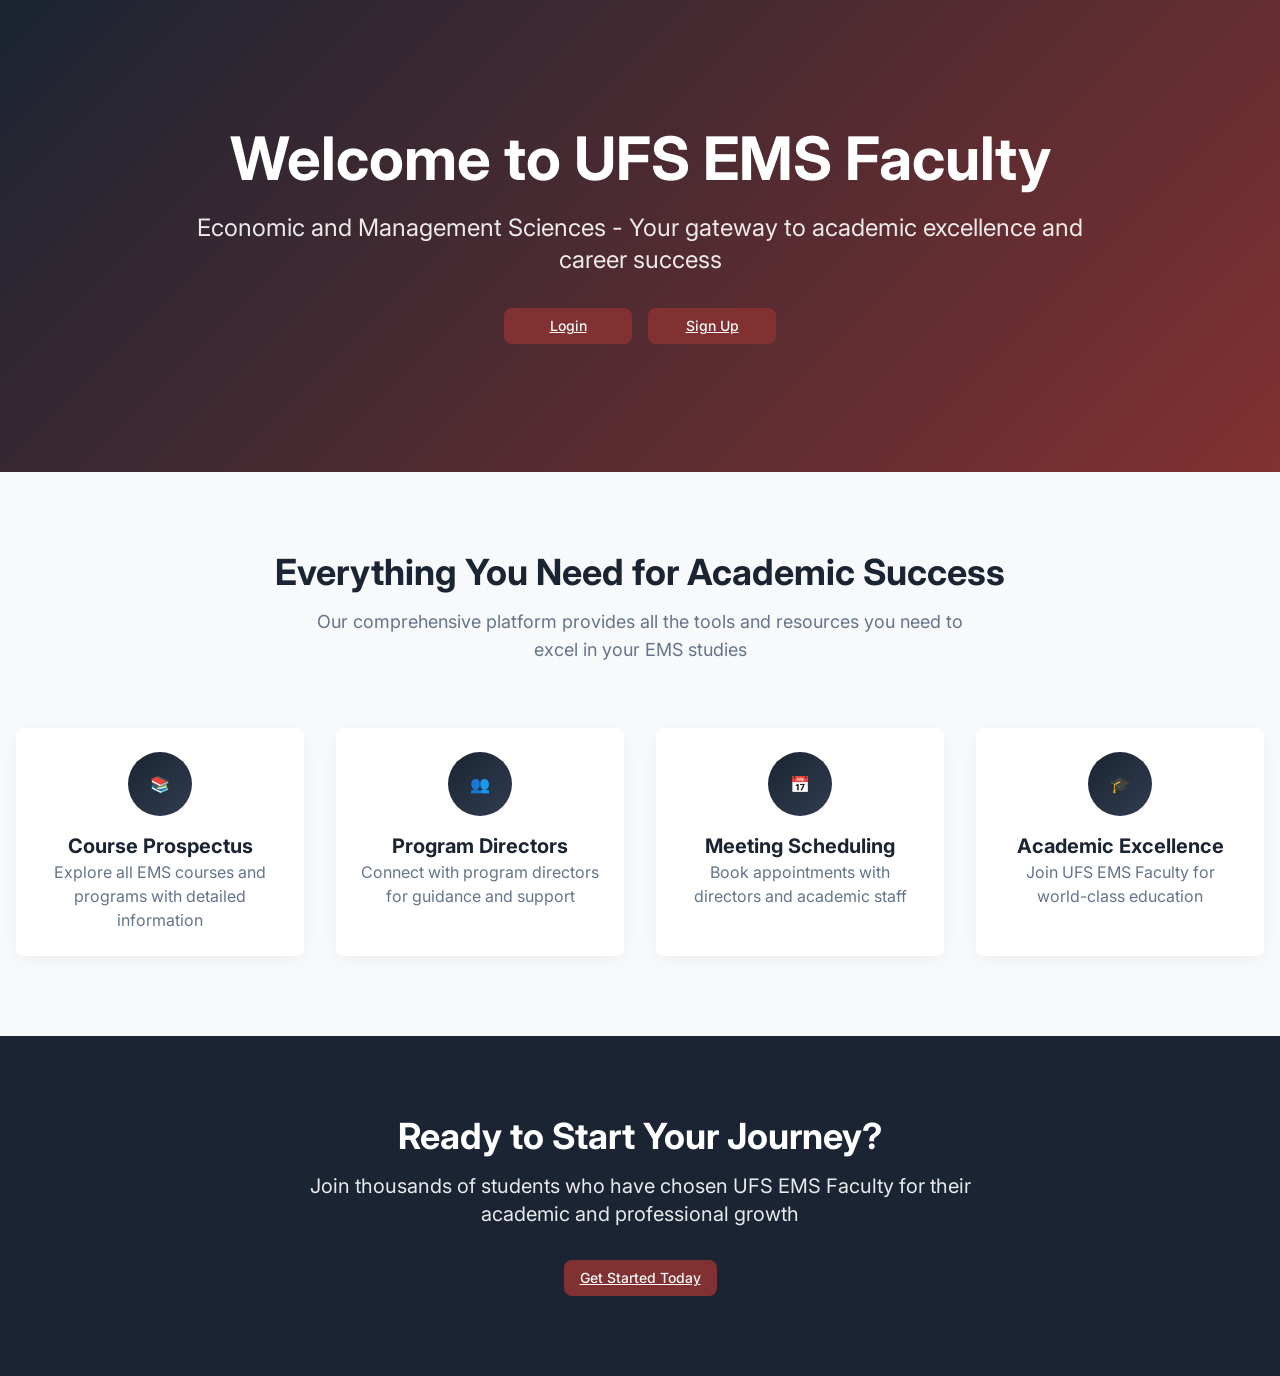
<file: ufs-ems-single.html>
<!DOCTYPE html>
<html lang="en" class="light">
<head>
    <meta charset="UTF-8">
    <meta name="viewport" content="width=device-width, initial-scale=1.0">
    <title>UFS EMS Faculty Portal - University of the Free State</title>
    <meta name="description" content="Official EMS Faculty portal for the University of the Free State. Access course information, connect with program directors, and manage your academic journey." />
    <meta name="author" content="University of the Free State" />
    <link rel="icon" type="image/png" href="https://www.ufs.ac.za/images/favicon.ico" />
    <link href="https://fonts.googleapis.com/css2?family=Inter:wght@300;400;500;600;700&display=swap" rel="stylesheet">
    <style>
        :root {
            --background: 0 0% 100%;
            --foreground: 222.2 84% 4.9%;
            --card: 0 0% 100%;
            --card-foreground: 222.2 84% 4.9%;
            --popover: 0 0% 100%;
            --popover-foreground: 222.2 84% 4.9%;
            --primary: 215 30% 15%;
            --primary-foreground: 0 0% 98%;
            --secondary: 0 45% 35%;
            --secondary-foreground: 0 0% 98%;
            --muted: 210 40% 96.1%;
            --muted-foreground: 215.4 16.3% 46.9%;
            --accent: 215 25% 92%;
            --accent-foreground: 215 30% 15%;
            --destructive: 0 84.2% 60.2%;
            --destructive-foreground: 210 40% 98%;
            --border: 214.3 31.8% 91.4%;
            --input: 214.3 31.8% 91.4%;
            --ring: 215 30% 15%;
            --radius: 0.5rem;
            --gradient-primary: linear-gradient(135deg, hsl(215, 30%, 15%), hsl(215, 25%, 25%));
            --gradient-secondary: linear-gradient(135deg, hsl(0, 45%, 35%), hsl(0, 40%, 45%));
            --gradient-hero: linear-gradient(135deg, hsl(215, 30%, 15%) 0%, hsl(0, 45%, 35%) 100%);
            --shadow-elegant: 0 10px 30px -10px rgba(0, 0, 0, 0.1);
            --shadow-card: 0 4px 20px -4px rgba(0, 0, 0, 0.08);
            --transition-smooth: all 0.3s cubic-bezier(0.4, 0, 0.2, 1);
        }

        .dark {
            --background: 222.2 84% 4.9%;
            --foreground: 210 40% 98%;
            --card: 222.2 84% 4.9%;
            --card-foreground: 210 40% 98%;
            --popover: 222.2 84% 4.9%;
            --popover-foreground: 210 40% 98%;
            --primary: 210 40% 98%;
            --primary-foreground: 222.2 47.4% 11.2%;
            --secondary: 217.2 32.6% 17.5%;
            --secondary-foreground: 210 40% 98%;
            --muted: 217.2 32.6% 17.5%;
            --muted-foreground: 215 20.2% 65.1%;
            --accent: 217.2 32.6% 17.5%;
            --accent-foreground: 210 40% 98%;
            --destructive: 0 62.8% 30.6%;
            --destructive-foreground: 210 40% 98%;
            --border: 217.2 32.6% 17.5%;
            --input: 217.2 32.6% 17.5%;
            --ring: 212.7 26.8% 83.9%;
        }

        * {
            margin: 0;
            padding: 0;
            box-sizing: border-box;
            border-color: hsl(var(--border));
        }

        body {
            font-family: 'Inter', system-ui, -apple-system, BlinkMacSystemFont, 'Segoe UI', Roboto, 'Helvetica Neue', Arial, sans-serif;
            line-height: 1.5;
            color: hsl(var(--foreground));
            background-color: hsl(var(--background));
            transition: var(--transition-smooth);
        }

        .min-h-screen {
            min-height: 100vh;
        }

        /* Hero Section */
        .bg-gradient-hero {
            background: var(--gradient-hero);
            position: relative;
        }

        .bg-black\/20 {
            background-color: rgba(0, 0, 0, 0.2);
        }

        .container {
            width: 100%;
            margin: 0 auto;
            padding: 0 1rem;
        }

        .text-center {
            text-align: center;
        }

        .max-w-4xl {
            max-width: 56rem;
        }

        .mx-auto {
            margin-left: auto;
            margin-right: auto;
        }

        .py-20 {
            padding-top: 5rem;
            padding-bottom: 5rem;
        }

        .lg\:py-32 {
            padding-top: 8rem;
            padding-bottom: 8rem;
        }

        /* Text Styles */
        .text-4xl {
            font-size: 2.25rem;
            line-height: 2.5rem;
        }

        .md\:text-6xl {
            font-size: 3.75rem;
            line-height: 1;
        }

        .text-xl {
            font-size: 1.25rem;
            line-height: 1.75rem;
        }

        .md\:text-2xl {
            font-size: 1.5rem;
            line-height: 2rem;
        }

        .text-white\/90 {
            color: rgba(255, 255, 255, 0.9);
        }

        .font-bold {
            font-weight: 700;
        }

        .mb-6 {
            margin-bottom: 1.5rem;
        }

        .mb-8 {
            margin-bottom: 2rem;
        }

        /* Buttons */
        .flex {
            display: flex;
        }

        .flex-col {
            flex-direction: column;
        }

        .sm\:flex-row {
            flex-direction: row;
        }

        .gap-4 {
            gap: 1rem;
        }

        .justify-center {
            justify-content: center;
        }

        .min-w-32 {
            min-width: 8rem;
        }

        button, .btn {
            display: inline-flex;
            align-items: center;
            justify-content: center;
            border-radius: 0.5rem;
            font-weight: 500;
            transition: var(--transition-smooth);
            cursor: pointer;
            padding: 0.5rem 1rem;
            font-size: 0.875rem;
            line-height: 1.25rem;
        }

        .bg-secondary {
            background-color: hsl(var(--secondary));
            color: hsl(var(--secondary-foreground));
        }

        .bg-secondary:hover {
            background-color: hsl(var(--secondary) / 0.9);
        }

        /* Features Section */
        .bg-accent\/30 {
            background-color: hsl(var(--accent) / 0.3);
        }

        .px-4 {
            padding-left: 1rem;
            padding-right: 1rem;
        }

        .mb-16 {
            margin-bottom: 4rem;
        }

        .text-3xl {
            font-size: 1.875rem;
            line-height: 2.25rem;
        }

        .md\:text-4xl {
            font-size: 2.25rem;
            line-height: 2.5rem;
        }

        .text-primary {
            color: hsl(var(--primary));
        }

        .mb-4 {
            margin-bottom: 1rem;
        }

        .text-muted-foreground {
            color: hsl(var(--muted-foreground));
        }

        .text-lg {
            font-size: 1.125rem;
            line-height: 1.75rem;
        }

        .max-w-2xl {
            max-width: 42rem;
        }

        .grid {
            display: grid;
        }

        .md\:grid-cols-2 {
            grid-template-columns: repeat(2, minmax(0, 1fr));
        }

        .lg\:grid-cols-4 {
            grid-template-columns: repeat(4, minmax(0, 1fr));
        }

        .gap-8 {
            gap: 2rem;
        }

        .card {
            background-color: hsl(var(--card));
            color: hsl(var(--card-foreground));
            border-radius: var(--radius);
            box-shadow: var(--shadow-card);
            transition: var(--transition-smooth);
            overflow: hidden;
        }

        .hover\:shadow-card-custom:hover {
            box-shadow: var(--shadow-elegant);
            transform: translateY(-0.25rem);
        }

        .transition-all {
            transition-property: all;
            transition-timing-function: cubic-bezier(0.4, 0, 0.2, 1);
            transition-duration: 150ms;
        }

        .duration-300 {
            transition-duration: 300ms;
        }

        .hover\:-translate-y-1:hover {
            transform: translateY(-0.25rem);
        }

        .p-6 {
            padding: 1.5rem;
        }

        .w-16 {
            width: 4rem;
        }

        .h-16 {
            height: 4rem;
        }

        .bg-gradient-primary {
            background: var(--gradient-primary);
        }

        .rounded-full {
            border-radius: 9999px;
        }

        .items-center {
            align-items: center;
        }

        .justify-center {
            justify-content: center;
        }

        .text-white {
            color: white;
        }

        .w-8 {
            width: 2rem;
        }

        .h-8 {
            height: 2rem;
        }

        /* Responsive */
        @media (min-width: 768px) {
            .md\:py-32 {
                padding-top: 8rem;
                padding-bottom: 8rem;
            }
        }

        @media (max-width: 768px) {
            .text-4xl {
                font-size: 1.875rem;
                line-height: 2.25rem;
            }
            
            .md\:text-6xl {
                font-size: 3rem;
                line-height: 1;
            }
            
            .lg\:grid-cols-4 {
                grid-template-columns: repeat(1, minmax(0, 1fr));
            }
        }
    </style>
</head>
<body>
    <div class="min-h-screen bg-background">
        <!-- Hero Section -->
        <section class="relative bg-gradient-hero text-white py-20 lg:py-32">
            <div class="absolute inset-0 bg-black/20"></div>
            <div class="relative container mx-auto px-4 text-center">
                <div class="max-w-4xl mx-auto">
                    <h1 class="text-4xl md:text-6xl font-bold mb-6">
                        Welcome to UFS EMS Faculty
                    </h1>
                    <p class="text-xl md:text-2xl mb-8 text-white/90">
                        Economic and Management Sciences - Your gateway to academic excellence and career success
                    </p>
                    <div class="flex flex-col sm:flex-row gap-4 justify-center">
                        <a href="#/login" class="btn bg-secondary min-w-32">
                            Login
                        </a>
                        <a href="#/signup" class="btn bg-secondary min-w-32">
                            Sign Up
                        </a>
                    </div>
                </div>
            </div>
        </section>

        <!-- Features Section -->
        <section class="py-20 bg-accent/30">
            <div class="container mx-auto px-4">
                <div class="text-center mb-16">
                    <h2 class="text-3xl md:text-4xl font-bold text-primary mb-4">
                        Everything You Need for Academic Success
                    </h2>
                    <p class="text-lg text-muted-foreground max-w-2xl mx-auto">
                        Our comprehensive platform provides all the tools and resources you need to excel in your EMS studies
                    </p>
                </div>
                
                <div class="grid md:grid-cols-2 lg:grid-cols-4 gap-8">
                    <!-- Feature 1 -->
                    <div class="card text-center hover:shadow-card-custom transition-all duration-300 hover:-translate-y-1">
                        <div class="p-6">
                            <div class="w-16 h-16 bg-gradient-primary rounded-full flex items-center justify-center mx-auto mb-4">
                                <span class="text-white text-2xl">📚</span>
                            </div>
                            <h3 class="text-primary font-semibold text-xl mb-2">Course Prospectus</h3>
                            <p class="text-muted-foreground">Explore all EMS courses and programs with detailed information</p>
                        </div>
                    </div>
                    
                    <!-- Feature 2 -->
                    <div class="card text-center hover:shadow-card-custom transition-all duration-300 hover:-translate-y-1">
                        <div class="p-6">
                            <div class="w-16 h-16 bg-gradient-primary rounded-full flex items-center justify-center mx-auto mb-4">
                                <span class="text-white text-2xl">👥</span>
                            </div>
                            <h3 class="text-primary font-semibold text-xl mb-2">Program Directors</h3>
                            <p class="text-muted-foreground">Connect with program directors for guidance and support</p>
                        </div>
                    </div>
                    
                    <!-- Feature 3 -->
                    <div class="card text-center hover:shadow-card-custom transition-all duration-300 hover:-translate-y-1">
                        <div class="p-6">
                            <div class="w-16 h-16 bg-gradient-primary rounded-full flex items-center justify-center mx-auto mb-4">
                                <span class="text-white text-2xl">📅</span>
                            </div>
                            <h3 class="text-primary font-semibold text-xl mb-2">Meeting Scheduling</h3>
                            <p class="text-muted-foreground">Book appointments with directors and academic staff</p>
                        </div>
                    </div>
                    
                    <!-- Feature 4 -->
                    <div class="card text-center hover:shadow-card-custom transition-all duration-300 hover:-translate-y-1">
                        <div class="p-6">
                            <div class="w-16 h-16 bg-gradient-primary rounded-full flex items-center justify-center mx-auto mb-4">
                                <span class="text-white text-2xl">🎓</span>
                            </div>
                            <h3 class="text-primary font-semibold text-xl mb-2">Academic Excellence</h3>
                            <p class="text-muted-foreground">Join UFS EMS Faculty for world-class education</p>
                        </div>
                    </div>
                </div>
            </div>
        </section>

        <!-- CTA Section -->
        <section class="py-20" style="background: hsl(var(--primary)); color: white;">
            <div class="container mx-auto px-4 text-center">
                <h2 class="text-3xl md:text-4xl font-bold mb-4">
                    Ready to Start Your Journey?
                </h2>
                <p class="text-xl mb-8 text-white/90 max-w-2xl mx-auto">
                    Join thousands of students who have chosen UFS EMS Faculty for their academic and professional growth
                </p>
                <a href="#/signup" class="btn bg-secondary">
                    Get Started Today
                </a>
            </div>
        </section>
    </div>

    <script>
        // Simple dark mode toggle for demo purposes
        document.addEventListener('DOMContentLoaded', () => {
            // Check for saved theme preference or use system preference
            const prefersDark = window.matchMedia('(prefers-color-scheme: dark)').matches;
            const savedTheme = localStorage.getItem('theme');
            
            if (savedTheme === 'dark' || (!savedTheme && prefersDark)) {
                document.documentElement.classList.add('dark');
            }
            
            // Simple routing for demo
            window.addEventListener('hashchange', () => {
                // In a real app, you would handle routing here
                console.log('Navigated to:', window.location.hash);
            });
        });
    </script>
</body>
</html>
</file>
